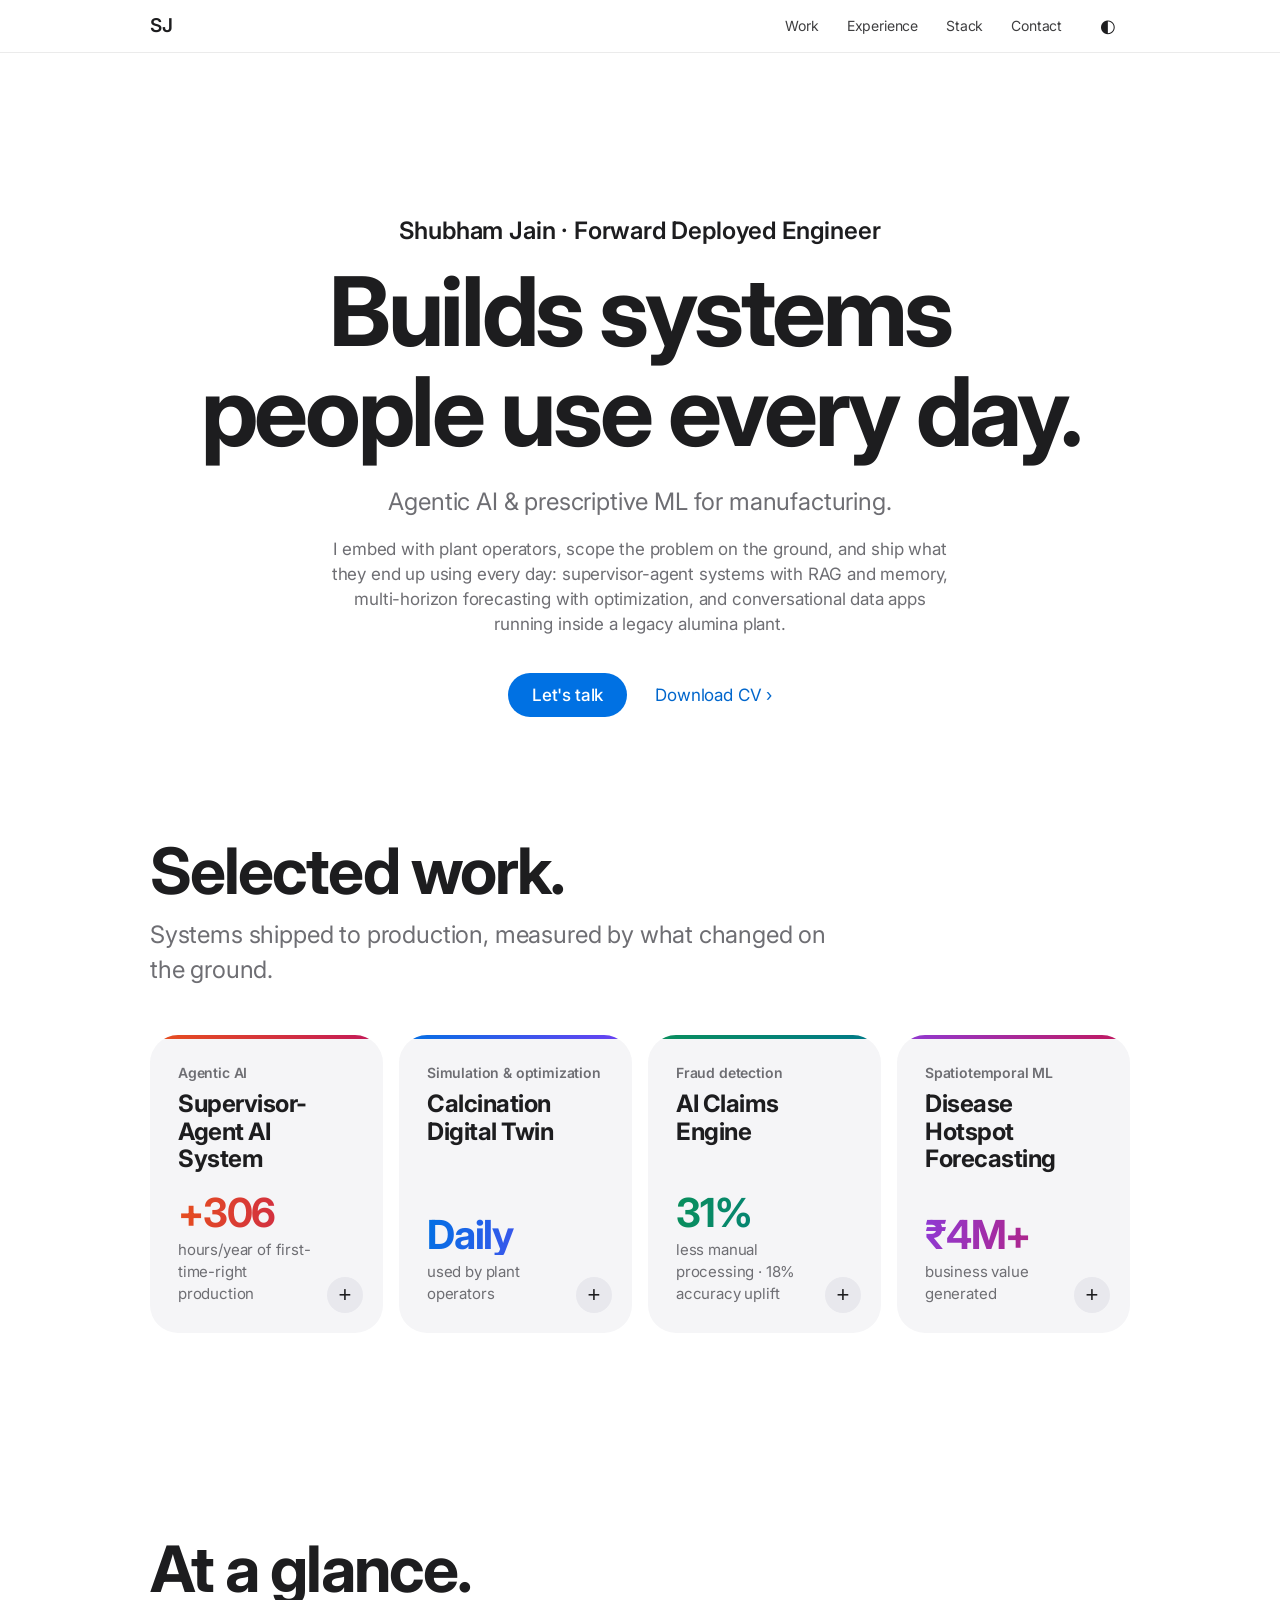
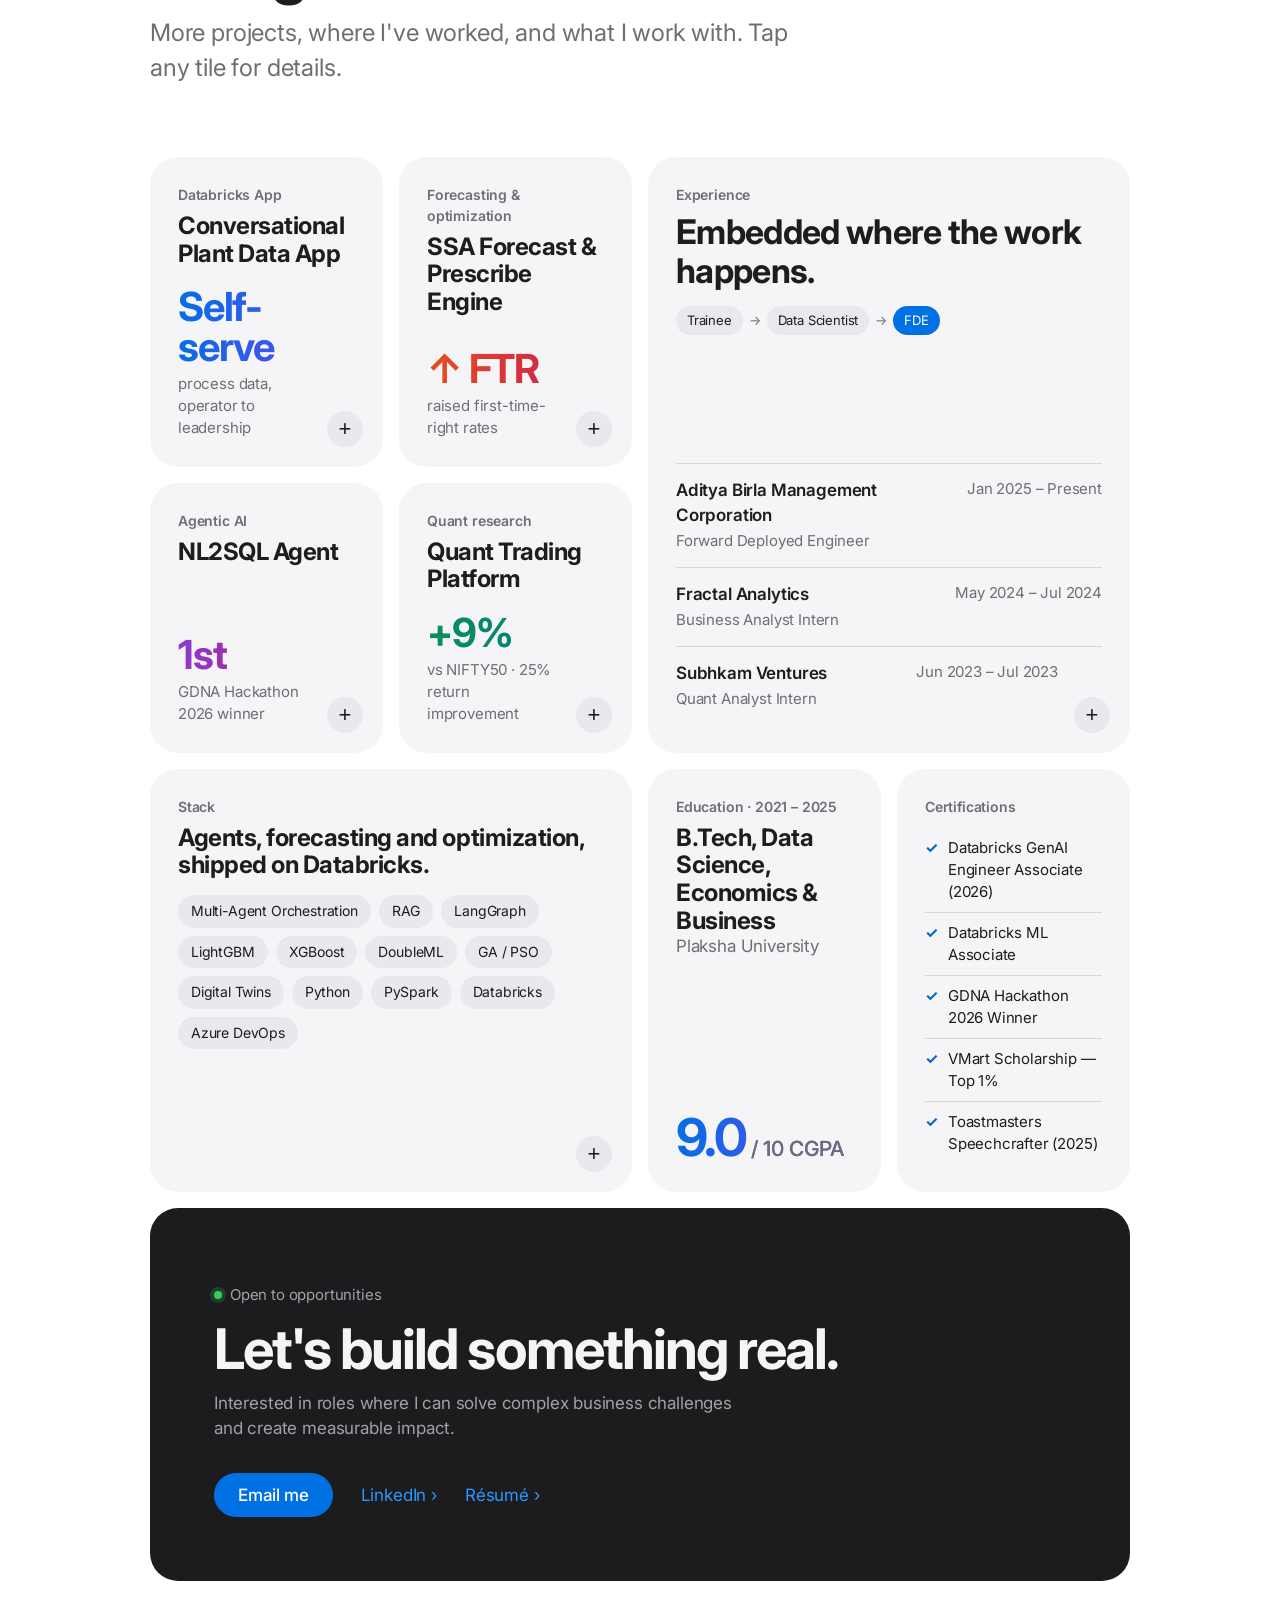
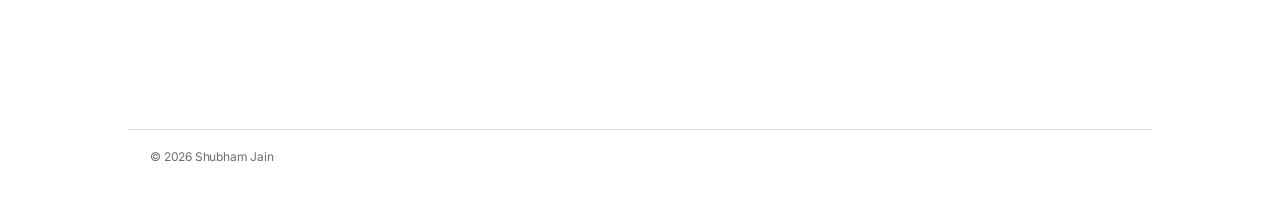
<file: index.html>
<!DOCTYPE html>
<html lang="en">
<head>
<meta charset="UTF-8">
<meta name="viewport" content="width=device-width, initial-scale=1.0">
<meta name="color-scheme" content="light dark">
<meta name="theme-color" content="#ffffff" media="(prefers-color-scheme: light)">
<meta name="theme-color" content="#000000" media="(prefers-color-scheme: dark)">
<title>Shubham Jain — Forward Deployed Engineer</title>
<meta name="description" content="Shubham Jain, Forward Deployed Engineer building production agentic AI and prescriptive ML for heavy manufacturing: supervisor-agent systems, digital twins, and forecasting with optimization.">
<link rel="canonical" href="https://superbham26.github.io/portfolio/">

<!-- Social previews (LinkedIn, Slack, X, WhatsApp) -->
<meta property="og:type" content="website">
<meta property="og:url" content="https://superbham26.github.io/portfolio/">
<meta property="og:site_name" content="Shubham Jain">
<meta property="og:title" content="Shubham Jain — Forward Deployed Engineer">
<meta property="og:description" content="Production agentic AI and prescriptive ML for heavy manufacturing, built on the plant floor with operators.">
<meta property="og:image" content="https://superbham26.github.io/portfolio/assets/og-image.png">
<meta property="og:image:width" content="1200">
<meta property="og:image:height" content="630">
<meta property="og:image:alt" content="Shubham Jain, Forward Deployed Engineer: builds systems people use every day.">
<meta name="twitter:card" content="summary_large_image">

<link rel="icon" href="data:image/svg+xml,%3Csvg xmlns='http://www.w3.org/2000/svg' viewBox='0 0 64 64'%3E%3Crect width='64' height='64' rx='14' fill='%230071e3'/%3E%3Ctext x='32' y='44' font-family='Arial Black,Arial,sans-serif' font-weight='900' font-size='30' text-anchor='middle' fill='%23ffffff'%3ESJ%3C/text%3E%3C/svg%3E">
<link rel="apple-touch-icon" href="assets/apple-touch-icon.png">

<script type="application/ld+json">
{
    "@context": "https://schema.org",
    "@type": "Person",
    "name": "Shubham Jain",
    "jobTitle": "Forward Deployed Engineer",
    "url": "https://superbham26.github.io/portfolio/",
    "image": "https://superbham26.github.io/portfolio/assets/og-image.png",
    "sameAs": ["https://www.linkedin.com/in/shubham-jain26"],
    "worksFor": { "@type": "Organization", "name": "Aditya Birla Management Corporation" },
    "alumniOf": { "@type": "CollegeOrUniversity", "name": "Plaksha University" },
    "knowsAbout": ["Agentic AI", "Retrieval-augmented generation", "Forecasting", "Optimization", "Digital twins", "Databricks"]
}
</script>

<link rel="preconnect" href="https://fonts.googleapis.com">
<link rel="preconnect" href="https://fonts.gstatic.com" crossorigin>
<link href="https://fonts.googleapis.com/css2?family=Inter:wght@400;500;600;700&display=swap" rel="stylesheet">
<link rel="stylesheet" href="css/styles.css">
<script src="js/init.js"></script>
</head>
<body>
<a class="skip" href="#main">Skip to content</a>

<header class="nav">
    <div class="nav-inner">
        <a class="brand" href="#top" id="brand">SJ</a>
        <nav aria-label="Primary">
            <ul id="navLinks">
                <li><a href="#work">Work</a></li>
                <li><a href="#about">Experience</a></li>
                <li><a href="#stack">Stack</a></li>
                <li><a href="#contact">Contact</a></li>
            </ul>
        </nav>
        <div class="nav-actions">
            <button class="icon-btn" id="themeToggle" type="button">◐</button>
            <button class="icon-btn menu-btn" id="menuBtn" type="button" aria-label="Menu" aria-expanded="false" aria-controls="navLinks">☰</button>
        </div>
    </div>
</header>

<main id="main">
    <!-- Story intro -->
    <section class="hero" id="top">
        <div class="wrap">
            <p class="eyebrow" id="heroEyebrow">Shubham Jain · Forward Deployed Engineer</p>
            <h1 class="reveal">Builds systems<br>people use every day.</h1>
            <p class="tagline reveal" id="heroTagline">Agentic AI &amp; prescriptive ML for manufacturing.</p>
            <p class="pitch reveal" id="heroPitch">I embed with plant operators, scope the problem on the ground, and ship what they end up using every day: supervisor-agent systems with RAG and memory, multi-horizon forecasting with optimization, and conversational data apps running inside a legacy alumina plant.</p>
            <div class="actions center reveal">
                <a class="btn" href="#contact">Let's talk</a>
                <a class="link" id="cvLink" href="resume.pdf" download="Shubham_Jain_Resume.pdf">Download CV ›</a>
            </div>
        </div>
    </section>

    <section id="work">
        <div class="wrap section-head">
            <h2 class="section-title reveal">Selected work.</h2>
            <p class="section-sub reveal">Systems shipped to production, measured by what changed on the ground.</p>
            <div class="work-index reveal">
                <article class="tile openable index-card g1">
                    <p class="kicker">Agentic AI</p>
                    <h3>Supervisor-Agent AI System</h3>
                    <div class="grow"><div class="fig g1"><span aria-hidden="true" data-count="400" data-pre="+" data-suf="">+400</span><span class="sr-only">+400</span></div><p class="fig-label">hours/year of first-time-right production</p></div>
                    <button class="tile-open" type="button" data-open="project:0" aria-label="Open details: Supervisor-Agent AI System" aria-haspopup="dialog">+</button>
                </article>
                <article class="tile openable index-card g2">
                    <p class="kicker">Simulation &amp; optimization</p>
                    <h3>Calcination Digital Twin</h3>
                    <div class="grow"><div class="fig g2">Daily</div><p class="fig-label">used by plant operators</p></div>
                    <button class="tile-open" type="button" data-open="project:1" aria-label="Open details: Calcination Digital Twin" aria-haspopup="dialog">+</button>
                </article>
                <article class="tile openable index-card g3">
                    <p class="kicker">Fraud detection</p>
                    <h3>AI Claims Engine</h3>
                    <div class="grow"><div class="fig g3"><span aria-hidden="true" data-count="40" data-pre="" data-suf="%">40%</span><span class="sr-only">40%</span></div><p class="fig-label">less manual processing · 18% accuracy uplift</p></div>
                    <button class="tile-open" type="button" data-open="project:2" aria-label="Open details: AI Claims Engine" aria-haspopup="dialog">+</button>
                </article>
                <article class="tile openable index-card g4">
                    <p class="kicker">Spatiotemporal ML</p>
                    <h3>Disease Hotspot Forecasting</h3>
                    <div class="grow"><div class="fig g4"><span aria-hidden="true" data-count="5" data-pre="₹" data-suf="M+">₹5M+</span><span class="sr-only">₹5M+</span></div><p class="fig-label">business value generated</p></div>
                    <button class="tile-open" type="button" data-open="project:3" aria-label="Open details: Disease Hotspot Forecasting" aria-haspopup="dialog">+</button>
                </article>
            </div>
        </div>
    </section>

    <!-- Bento body -->
    <section id="about" aria-labelledby="aboutTitle">
        <div class="wrap section-head">
            <h2 class="section-title reveal" id="aboutTitle">At a glance.</h2>
            <p class="section-sub reveal">More projects, where I've worked, and what I work with. Tap any tile for details.</p>
        </div>
        <div class="bento" id="bento">
                <article class="tile openable reveal">
                    <p class="kicker">Databricks App</p>
                    <h3>Conversational Plant Data App</h3>
                    <div class="grow"><div class="fig g2">Self-serve</div><p class="fig-label">process data, operator to leadership</p></div>
                    <button class="tile-open" type="button" data-open="project:4" aria-label="Open details: Conversational Plant Data App" aria-haspopup="dialog">+</button>
                </article>
                <article class="tile openable reveal">
                    <p class="kicker">Forecasting &amp; optimization</p>
                    <h3>SSA Forecast &amp; Prescribe Engine</h3>
                    <div class="grow"><div class="fig g1">↑ FTR</div><p class="fig-label">raised first-time-right rates</p></div>
                    <button class="tile-open" type="button" data-open="project:5" aria-label="Open details: SSA Forecast &amp; Prescribe Engine" aria-haspopup="dialog">+</button>
                </article>
            <article class="tile openable xp w2 h2 reveal">
                <p class="kicker">Experience</p>
                <h3>Embedded where the work happens.</h3>
                <div class="path" aria-label="Career path"><span>Trainee</span><i aria-hidden='true'>→</i><span>Data Scientist</span><i aria-hidden='true'>→</i><span>FDE</span></div>
                <ul class="xp-list grow">
                    <li><div><b>Aditya Birla Management Corporation</b><span>Forward Deployed Engineer</span></div><span>Jan 2025 – Present</span></li><li><div><b>Fractal Analytics</b><span>Business Analyst Intern</span></div><span>May 2024 – Jul 2024</span></li><li><div><b>Subhkam Ventures</b><span>Quant Analyst Intern</span></div><span>Jun 2023 – Jul 2023</span></li>
                </ul>
                <button class="tile-open" type="button" data-open="experience" aria-label="Open full experience timeline" aria-haspopup="dialog">+</button>
            </article>
                <article class="tile openable reveal">
                    <p class="kicker">Agentic AI</p>
                    <h3>NL2SQL Agent</h3>
                    <div class="grow"><div class="fig g4">1st</div><p class="fig-label">GDNA Hackathon 2026 winner</p></div>
                    <button class="tile-open" type="button" data-open="project:6" aria-label="Open details: NL2SQL Agent" aria-haspopup="dialog">+</button>
                </article>
                <article class="tile openable reveal">
                    <p class="kicker">Quant research</p>
                    <h3>Quant Trading Platform</h3>
                    <div class="grow"><div class="fig g3"><span aria-hidden="true" data-count="15" data-pre="+" data-suf="%">+15%</span><span class="sr-only">+15%</span></div><p class="fig-label">vs NIFTY50 · 25% return improvement</p></div>
                    <button class="tile-open" type="button" data-open="project:7" aria-label="Open details: Quant Trading Platform" aria-haspopup="dialog">+</button>
                </article>
            <article class="tile openable w2 reveal" id="stack">
                <p class="kicker">Stack</p>
                <h3>Agents, forecasting and optimization, shipped on Databricks.</h3>
                <div class="chips"><span class="chip">Multi-Agent Orchestration</span><span class="chip">RAG</span><span class="chip">LangGraph</span><span class="chip">LightGBM</span><span class="chip">XGBoost</span><span class="chip">DoubleML</span><span class="chip">GA / PSO</span><span class="chip">Digital Twins</span><span class="chip">Python</span><span class="chip">PySpark</span><span class="chip">Databricks</span><span class="chip">Azure DevOps</span></div>
                <button class="tile-open" type="button" data-open="skills" aria-label="Open full tech stack" aria-haspopup="dialog">+</button>
            </article>
            <article class="tile edu reveal">
                <p class="kicker">Education · 2021 – 2025</p>
                <h3>B.Tech, Data Science, Economics &amp; Business</h3>
                <p class="muted">Plaksha University</p>
                <div class="grow fig g2">9.0<span class="unit"> / 10 CGPA</span></div>
            </article>
            <article class="tile reveal">
                <p class="kicker">Certifications</p>
                <ul class="certs"><li>Databricks GenAI Engineer Associate (2026)</li><li>Databricks ML Associate</li><li>GDNA Hackathon 2026 Winner</li><li>VMart Scholarship — Top 1%</li><li>Toastmasters Speechcrafter (2025)</li></ul>
            </article>
            <section class="tile contact on-dark w4 reveal" id="contact" aria-labelledby="contactTitle">
                <div>
                    <p class="status">Open to opportunities</p>
                    <h2 id="contactTitle">Let's build something real.</h2>
                    <p>Interested in roles where I can solve complex business challenges and create measurable impact.</p>
                </div>
                <div class="actions">
                    <a class="btn" href="mailto:shubhamajay2@gmail.com">Email me</a>
                    <a class="link" href="https://www.linkedin.com/in/shubham-jain26" target="_blank" rel="noopener noreferrer">LinkedIn ›</a>
                    <a class="link" href="resume.pdf" download="Shubham_Jain_Resume.pdf">Résumé ›</a>
                </div>
            </section>
        </div>
    </section>
    <!-- Detail content: shown in the sheet with JS, listed in full without it -->
    <section class="details wrap" aria-label="Details">
        <article class="sheet-body" data-detail="project:0">
            <p class="kicker">Agentic AI</p>
            <h2>Supervisor-Agent AI System</h2>
            <div class="fig g1"><span aria-hidden="true" data-count="400" data-pre="+" data-suf="">+400</span><span class="sr-only">+400</span></div>
            <p class="fig-label">hours/year of first-time-right production</p>
            <p class="lead">One agent that routes every plant question to the right tool, and remembers the answer.</p>
            <div class="sheet-section"><p>Supervisor-agent architecture with intent classification and tool routing across RAG (Databricks Vector Search), Genie Spaces, and model endpoints, backed by session and long-term memory on Lakebase. Replaced manual analyst intervention in plant decision workflows.</p></div>
            <p class="plain">A middle manager for AI agents, except it actually delegates well. Analysts got their afternoons back.</p>
            <div class="chips"><span class="chip">RAG</span><span class="chip">Vector Search</span><span class="chip">Genie Spaces</span><span class="chip">Lakebase memory</span></div>
        </article>
        <article class="sheet-body" data-detail="project:1">
            <p class="kicker">Simulation &amp; optimization</p>
            <h2>Calcination Digital Twin</h2>
            <div class="fig g2">Daily</div>
            <p class="fig-label">used by plant operators</p>
            <p class="lead">A virtual calciner that tries every trade-off first, so the real plant doesn't have to.</p>
            <div class="sheet-section"><p>Analytics layer of a calcination digital twin, built end to end: high-frequency sensor data fused with ML models for simulation-based optimization across production, quality, and energy trade-offs.</p></div>
            <p class="plain">Moved into an alumina plant for weeks, learned to speak fluent operator, then built the plant a helpful twin.</p>
            <div class="chips"><span class="chip">Sensor fusion</span><span class="chip">ML models</span><span class="chip">Simulation</span><span class="chip">Multi-objective</span></div>
        </article>
        <article class="sheet-body" data-detail="project:2">
            <p class="kicker">Fraud detection</p>
            <h2>AI Claims Engine</h2>
            <div class="fig g3"><span aria-hidden="true" data-count="40" data-pre="" data-suf="%">40%</span><span class="sr-only">40%</span></div>
            <p class="fig-label">less manual processing · 18% accuracy uplift</p>
            <p class="lead">Flags suspicious insurance claims before an investigator has to dig.</p>
            <div class="sheet-section"><p>LLM-SLM-XGBoost hybrid for insurance claims fraud detection, designed, trained, and deployed end to end. Language models handle document understanding and feed an XGBoost fraud classifier.</p></div>
            <p class="plain">Taught AI to read insurance claims like a skeptical detective.</p>
            <div class="chips"><span class="chip">Fraud detection</span><span class="chip">Document understanding</span><span class="chip">End-to-end deployment</span></div>
        </article>
        <article class="sheet-body" data-detail="project:3">
            <p class="kicker">Spatiotemporal ML</p>
            <h2>Disease Hotspot Forecasting</h2>
            <div class="fig g4"><span aria-hidden="true" data-count="5" data-pre="₹" data-suf="M+">₹5M+</span><span class="sr-only">₹5M+</span></div>
            <p class="fig-label">business value generated</p>
            <p class="lead">Multi-week risk forecasts that flag outbreaks before they happen.</p>
            <div class="sheet-section"><p>Spatiotemporal ML model for early disease hotspot detection, built on geospatial and time-series feature engineering, delivering multi-week risk forecasts for proactive underwriting.</p></div>
            <p class="plain">A crystal ball for disease outbreaks. No magic involved, just spatiotemporal ML.</p>
            <div class="chips"><span class="chip">Geospatial</span><span class="chip">Time series</span><span class="chip">Feature engineering</span></div>
        </article>
        <article class="sheet-body" data-detail="project:4">
            <p class="kicker">Databricks App</p>
            <h2>Conversational Plant Data App</h2>
            <div class="fig g2">Self-serve</div>
            <p class="fig-label">process data, operator to leadership</p>
            <p class="lead">Operators ask in plain English; leadership gets its own view.</p>
            <div class="sheet-section"><p>Databricks App (Streamlit/React) for conversational querying of process data, with role-based operator and leadership views, a KPI hierarchy (FTR, throughput), optimization prescriptions, alerting, and data-quality pages.</p></div>
            <p class="plain">Plant data, but you can just talk to it. Nobody has to pretend they understand the other's dashboard anymore.</p>
            <div class="chips"><span class="chip">Databricks Apps</span><span class="chip">Streamlit</span><span class="chip">React</span><span class="chip">KPI hierarchy</span></div>
        </article>
        <article class="sheet-body" data-detail="project:5">
            <p class="kicker">Forecasting &amp; optimization</p>
            <h2>SSA Forecast &amp; Prescribe Engine</h2>
            <div class="fig g1">↑ FTR</div>
            <p class="fig-label">raised first-time-right rates</p>
            <p class="lead">Forecasts, evolutionary search and causal ML, with a prescription-vs-actual scorecard.</p>
            <div class="sheet-section"><p>Multi-horizon forecasting and prescriptive optimization for Specific Surface Area (SSA) in calcination: LightGBM forecasts paired with GA/PSO search and DoubleML causal estimates, with prescription-vs-actual tracking.</p></div>
            <p class="plain">Forecasting, plus a swarm of particles, plus a little Darwinian evolution, with causal ML as the designated adult.</p>
            <div class="chips"><span class="chip">LightGBM</span><span class="chip">GA / PSO</span><span class="chip">DoubleML</span></div>
        </article>
        <article class="sheet-body" data-detail="project:6">
            <p class="kicker">Agentic AI</p>
            <h2>NL2SQL Agent</h2>
            <div class="fig g4">1st</div>
            <p class="fig-label">GDNA Hackathon 2026 winner</p>
            <p class="lead">Business teams query data conversationally, without SQL.</p>
            <div class="sheet-section"><p>Natural-language-to-SQL agent that lets business teams query data conversationally, without writing SQL or waiting on an analyst.</p></div>
            <p class="plain">SQL is a love language most business teams don't speak. So I built an agent that translates.</p>
            <div class="chips"><span class="chip">LLM agent</span><span class="chip">SQL</span></div>
        </article>
        <article class="sheet-body" data-detail="project:7">
            <p class="kicker">Quant research</p>
            <h2>Quant Trading Platform</h2>
            <div class="fig g3"><span aria-hidden="true" data-count="15" data-pre="+" data-suf="%">+15%</span><span class="sr-only">+15%</span></div>
            <p class="fig-label">vs NIFTY50 · 25% return improvement</p>
            <p class="lead">Momentum strategies across 1,100+ equities.</p>
            <div class="sheet-section"><p>Proprietary momentum-based trading algorithms with a systematic backtesting framework, plus portfolio optimization and risk management across a large equity universe.</p></div>
            <p class="plain">Math beats gut feeling every time.</p>
            <div class="chips"><span class="chip">Momentum</span><span class="chip">Backtesting</span><span class="chip">Portfolio optimization</span></div>
        </article>
        <article class="sheet-body" data-detail="experience">
            <p class="kicker">Experience</p>
            <h2>Where I've worked.</h2>
                <div class="sheet-section">
                    <h3>Aditya Birla Management Corporation</h3>
                    <p class="meta">Group Data &amp; Analytics · Bengaluru · Jan 2025 – Present</p>
                        <div class="role">
                            <h4>Forward Deployed Engineer <span>· Jan 2026 – Present</span></h4>
                            <ul><li>Embedded with plant operators for weeks to scope the problem on the ground, then led the analytics layer of a calcination digital twin end to end across production, quality, and energy trade-offs; operators now use it daily.</li><li>Architected and deployed a supervisor-agent system with intent classification and tool routing across RAG, Genie Spaces, and model endpoints, with session and long-term memory on Lakebase; adds 400 hours/year of first-time-right production.</li><li>Shipped a Databricks App for conversational querying of process data with role-based views, a KPI hierarchy, optimization prescriptions, alerting, and data-quality pages.</li><li>Sole owner of the stakeholder chain from plant operator to CEO, including adoption after go-live.</li></ul>
                        </div>
                        <div class="role">
                            <h4>Management Trainee, Data Scientist <span>· Jul 2025 – Jan 2026</span></h4>
                            <ul><li>Built a multi-horizon forecasting and prescriptive optimization engine for SSA in calcination (LightGBM + GA/PSO + DoubleML) with prescription-vs-actual tracking.</li><li>Shipped an LLM-SLM-XGBoost hybrid for claims fraud detection: 18% accuracy uplift, 40% less manual processing time.</li><li>Built a spatiotemporal disease-hotspot model delivering multi-week risk forecasts worth ₹5M+ in business value.</li></ul>
                        </div>
                        <div class="role">
                            <h4>Data &amp; Analytics Trainee <span>· Jan 2025 – Jun 2025</span></h4>
                            <ul><li>Fine-tuned a small language model on plant terminology for low-latency, domain-specific operations queries.</li><li>Built an OPC UA connector streaming live sensor data from 4+ lines into PostgreSQL via Databricks/PySpark, with CI on Azure DevOps.</li></ul>
                        </div>
                </div>
                <div class="sheet-section">
                    <h3>Fractal Analytics</h3>
                    <p class="meta">Bengaluru · May 2024 – Jul 2024</p>
                        <div class="role">
                            <h4>Business Analyst Intern</h4>
                            <ul><li>Translated B2B campaign data into predictive and clustering models with client stakeholders, driving a 10% lift in lead conversion for a high-value cohort.</li><li>Designed and ran A/B tests to isolate high-impact customer segments across multiple touchpoints.</li></ul>
                        </div>
                </div>
                <div class="sheet-section">
                    <h3>Subhkam Ventures</h3>
                    <p class="meta">Mumbai · Jun 2023 – Jul 2023</p>
                        <div class="role">
                            <h4>Quant Analyst Intern</h4>
                            <ul><li>Formulated quantitative strategies using moving averages and momentum indicators, achieving 15% outperformance against NIFTY50.</li><li>Deployed optimization models that raised returns by 25% on a diversified portfolio of 1,100+ cash stocks.</li></ul>
                        </div>
                </div>
        </article>
        <article class="sheet-body" data-detail="skills">
            <p class="kicker">Stack</p>
            <h2>Full tech stack.</h2>
                <div class="sheet-section">
                    <h3>GenAI &amp; Agentic AI</h3>
                    <div class="chips"><span class="chip">Supervisor/Multi-Agent Orchestration</span><span class="chip">Intent Classification &amp; Tool Routing</span><span class="chip">RAG</span><span class="chip">Databricks Genie Spaces</span><span class="chip">Session/Long-Term Memory (Lakebase)</span><span class="chip">SLM Fine-Tuning</span><span class="chip">Prompt Engineering</span><span class="chip">LLM Evaluation</span><span class="chip">LangChain</span><span class="chip">LangGraph</span><span class="chip">Semantic Search</span></div>
                </div>
                <div class="sheet-section">
                    <h3>Machine Learning</h3>
                    <div class="chips"><span class="chip">Multi-Horizon Forecasting</span><span class="chip">LightGBM</span><span class="chip">XGBoost</span><span class="chip">Spatiotemporal Modeling</span><span class="chip">Feature Engineering</span><span class="chip">Causal Inference (DoubleML)</span><span class="chip">SHAP</span><span class="chip">A/B Testing</span><span class="chip">MLflow</span><span class="chip">Champion/Challenger</span></div>
                </div>
                <div class="sheet-section">
                    <h3>Optimization &amp; Simulation</h3>
                    <div class="chips"><span class="chip">Genetic Algorithms</span><span class="chip">Particle Swarm Optimization</span><span class="chip">Prescriptive Analytics</span><span class="chip">Digital Twins</span><span class="chip">Constraint Optimization</span></div>
                </div>
                <div class="sheet-section">
                    <h3>Languages &amp; Data</h3>
                    <div class="chips"><span class="chip">Python</span><span class="chip">Pandas</span><span class="chip">NumPy</span><span class="chip">Scikit-learn</span><span class="chip">PyTorch</span><span class="chip">SQL</span><span class="chip">PySpark</span><span class="chip">PostgreSQL</span><span class="chip">OPC UA</span></div>
                </div>
                <div class="sheet-section">
                    <h3>Platforms &amp; Delivery</h3>
                    <div class="chips"><span class="chip">Databricks</span><span class="chip">Databricks Apps (Streamlit/React)</span><span class="chip">Azure DevOps</span><span class="chip">Git</span><span class="chip">AWS</span><span class="chip">Power BI</span></div>
                </div>
        </article>
    </section>
</main>

<footer>
    <div class="wrap">
        <span>© <span id="year">2026</span> Shubham Jain</span>
    </div>
</footer>

<dialog class="sheet" id="sheet" aria-labelledby="sheetTitle">
    <div class="sheet-inner">
        <div class="sheet-head">
            <span class="grabber" aria-hidden="true"></span>
            <button class="icon-btn" id="sheetClose" type="button" aria-label="Close">✕</button>
        </div>
        <div class="sheet-body" id="sheetBody"></div>
    </div>
</dialog>

<script src="js/main.js"></script>
</body>
</html>
</file>
<file: css/styles.css>
/* ---------- Tokens ---------- */
:root {
    --bg: #ffffff;
    --bg-alt: #f5f5f7;
    --tile: #f5f5f7;
    --tile-2: #e8e8ed;
    --text: #1d1d1f;
    --text-2: #6e6e73;
    --hair: rgba(0, 0, 0, 0.12);
    --accent: #0071e3;
    --accent-text: #0066cc;
    --glass: rgba(255, 255, 255, 0.72);
    --glass-border: rgba(0, 0, 0, 0.08);
    --lift: 0 18px 40px rgba(0, 0, 0, 0.08);
    --g1: linear-gradient(100deg, #e8501c, #c2185b);
    --g2: linear-gradient(100deg, #0071e3, #6e3ff3);
    --g3: linear-gradient(100deg, #0a8f5b, #00798a);
    --g4: linear-gradient(100deg, #8e3ad6, #c2185b);
    --font: -apple-system, BlinkMacSystemFont, "SF Pro Display", "SF Pro Text", Inter, "Helvetica Neue", Arial, sans-serif;
}
:root[data-theme="dark"], .on-dark {
    --bg: #000000;
    --bg-alt: #161617;
    --tile: #1c1c1e;
    --tile-2: #2c2c2e;
    --text: #f5f5f7;
    --text-2: #a1a1a6;
    --hair: rgba(255, 255, 255, 0.16);
    --accent-text: #2997ff;
    --glass: rgba(22, 22, 23, 0.72);
    --glass-border: rgba(255, 255, 255, 0.1);
    --lift: 0 18px 40px rgba(0, 0, 0, 0.5);
    --g1: linear-gradient(100deg, #ff7a45, #ff4f8b);
    --g2: linear-gradient(100deg, #2997ff, #a07bff);
    --g3: linear-gradient(100deg, #30d158, #40c8e0);
    --g4: linear-gradient(100deg, #bf5af2, #ff4f8b);
}
@media (prefers-color-scheme: dark) {
    :root:not([data-theme="light"]) {
        --bg: #000000;
        --bg-alt: #161617;
        --tile: #1c1c1e;
        --tile-2: #2c2c2e;
        --text: #f5f5f7;
        --text-2: #a1a1a6;
        --hair: rgba(255, 255, 255, 0.16);
        --accent-text: #2997ff;
        --glass: rgba(22, 22, 23, 0.72);
        --glass-border: rgba(255, 255, 255, 0.1);
        --lift: 0 18px 40px rgba(0, 0, 0, 0.5);
        --g1: linear-gradient(100deg, #ff7a45, #ff4f8b);
        --g2: linear-gradient(100deg, #2997ff, #a07bff);
        --g3: linear-gradient(100deg, #30d158, #40c8e0);
        --g4: linear-gradient(100deg, #bf5af2, #ff4f8b);
    }
}
@media (prefers-contrast: more) {
    :root, :root[data-theme="dark"], .on-dark { --hair: currentColor; }
    :root:not([data-theme="dark"]) { --text-2: #3a3a3c; }
    :root[data-theme="dark"], .on-dark { --text-2: #d1d1d6; }
    .tile { outline: 1px solid var(--text); }
}

/* ---------- Base ---------- */
* { box-sizing: border-box; margin: 0; padding: 0; }
html { scroll-behavior: smooth; scroll-padding-top: 64px; }
body {
    font-family: var(--font);
    font-size: 17px;
    line-height: 1.47;
    letter-spacing: -0.01em;
    background: var(--bg);
    color: var(--text);
    -webkit-font-smoothing: antialiased;
}
body:has(dialog[open]) { overflow: hidden; }
a { color: var(--accent-text); text-decoration: none; }
a:hover { text-decoration: underline; }
ul { list-style: none; }
:focus-visible { outline: 3px solid var(--accent); outline-offset: 3px; border-radius: 6px; }
.wrap { max-width: 1024px; margin: 0 auto; padding: 0 22px; }
.on-dark { background: var(--bg); color: var(--text); }
.muted { color: var(--text-2); }
.skip { position: absolute; left: -9999px; }
.skip:focus { left: 16px; top: 12px; z-index: 100; background: var(--bg); padding: 8px 14px; border-radius: 8px; }
.sr-only { position: absolute; width: 1px; height: 1px; overflow: hidden; clip: rect(0 0 0 0); white-space: nowrap; }

/* ---------- Glass nav (functional layer only) ---------- */
.nav {
    position: sticky; top: 0; z-index: 50;
    background: var(--glass);
    -webkit-backdrop-filter: blur(24px) saturate(1.4);
    backdrop-filter: blur(24px) saturate(1.4);
    border-bottom: 1px solid var(--glass-border);
}
@supports not ((backdrop-filter: blur(1px)) or (-webkit-backdrop-filter: blur(1px))) { .nav { background: var(--bg); } }
@media (prefers-reduced-transparency: reduce) { .nav { background: var(--bg); -webkit-backdrop-filter: none; backdrop-filter: none; } }
@media (prefers-contrast: more) { .nav { background: var(--bg); border-bottom-color: var(--text); } }
.nav-inner { max-width: 1024px; margin: 0 auto; padding: 0 22px; height: 52px; display: flex; align-items: center; gap: 24px; }
.brand { font-weight: 600; font-size: 19px; color: var(--text); letter-spacing: -0.02em; }
.brand:hover { text-decoration: none; }
.nav nav { margin-left: auto; }
.nav ul { display: flex; gap: 28px; }
.nav ul a { color: var(--text); font-size: 14px; opacity: 0.85; display: inline-flex; align-items: center; min-height: 44px; }
.nav ul a:hover { opacity: 1; text-decoration: none; }
.icon-btn {
    width: 44px; height: 44px; border: 0; background: transparent; color: var(--text);
    font-size: 18px; cursor: pointer; border-radius: 50%; flex: none;
}
.icon-btn:hover { background: var(--hair); }
.menu-btn { display: none; }

/* ---------- Buttons ---------- */
.actions { display: flex; flex-wrap: wrap; gap: 14px 28px; align-items: center; }
.center { justify-content: center; }
.btn {
    display: inline-flex; align-items: center; justify-content: center; min-height: 44px;
    padding: 0 24px; border-radius: 980px; background: var(--accent); color: #fff;
    font-size: 17px; font-weight: 500; border: 0; cursor: pointer;
}
.btn:hover { text-decoration: none; filter: brightness(1.08); }
.link {
    display: inline-flex; align-items: center; gap: 4px; min-height: 44px;
    color: var(--accent-text); font-size: 17px; background: none; border: 0; cursor: pointer; font-family: inherit;
}

/* ---------- Gradient figures (signature) ---------- */
.fig { font-weight: 700; letter-spacing: -0.03em; line-height: 1; color: var(--text); }
@supports ((-webkit-background-clip: text) or (background-clip: text)) {
    .fig { -webkit-background-clip: text; background-clip: text; -webkit-text-fill-color: transparent; }
    .fig.g1 { background-image: var(--g1); }
    .fig.g2 { background-image: var(--g2); }
    .fig.g3 { background-image: var(--g3); }
    .fig.g4 { background-image: var(--g4); }
}
@media (prefers-contrast: more) { .fig { background: none !important; -webkit-text-fill-color: currentColor; } }
.fig .unit { font-size: 0.4em; font-weight: 500; letter-spacing: 0; color: var(--text-2); -webkit-text-fill-color: currentColor; }

/* ---------- Story: hero ---------- */
.hero { text-align: center; padding: clamp(88px, 14vw, 160px) 0 clamp(72px, 10vw, 120px); }
.hero .eyebrow { font-size: clamp(19px, 2.2vw, 24px); font-weight: 600; margin-bottom: 14px; }
.hero h1 { font-size: clamp(48px, 8.4vw, 96px); line-height: 1.04; letter-spacing: -0.035em; font-weight: 700; }
.hero .tagline { font-size: clamp(19px, 2.2vw, 24px); color: var(--text-2); margin: 22px auto 0; max-width: 720px; }
.hero .pitch { color: var(--text-2); max-width: 620px; margin: 18px auto 36px; }

/* ---------- Section headings ---------- */
.section-head { padding-block: clamp(80px, 11vw, 130px) clamp(48px, 6vw, 72px); }
.section-title { font-size: clamp(40px, 6vw, 64px); letter-spacing: -0.03em; line-height: 1.06; font-weight: 700; }
.section-sub { color: var(--text-2); font-size: clamp(19px, 2.2vw, 24px); margin-top: 12px; max-width: 680px; }

/* ---------- Work index: featured project tiles ---------- */
#work .section-head { padding-top: 0; }
.work-index { display: grid; grid-template-columns: repeat(4, 1fr); gap: 16px; margin-top: clamp(32px, 5vw, 48px); }
.tile.index-card { min-height: 250px; }
.index-card::before { content: ""; position: absolute; inset: 0 0 auto; height: 4px; }
.index-card.g1::before { background: var(--g1); }
.index-card.g2::before { background: var(--g2); }
.index-card.g3::before { background: var(--g3); }
.index-card.g4::before { background: var(--g4); }

/* ---------- Bento body ---------- */
.bento {
    max-width: 1024px; margin: 0 auto; padding: 0 22px clamp(80px, 10vw, 120px);
    display: grid; grid-template-columns: repeat(4, 1fr); grid-auto-rows: minmax(210px, auto);
    grid-auto-flow: dense; gap: 16px;
}
.tile {
    position: relative; background: var(--tile); border-radius: 28px; padding: 28px;
    display: flex; flex-direction: column; overflow: hidden; isolation: isolate;
    transition: transform 0.35s cubic-bezier(0.2, 0.7, 0.2, 1), box-shadow 0.35s ease;
}
.w2 { grid-column: span 2; }
.w4 { grid-column: span 4; }
.h2 { grid-row: span 2; }
.tile .kicker { font-size: 14px; font-weight: 600; color: var(--text-2); }
.tile h2, .tile h3 { letter-spacing: -0.02em; line-height: 1.15; }
.tile h3 { font-size: 24px; margin-top: 6px; }
.tile .grow { margin-top: auto; }
.tile .fig { font-size: 40px; padding-top: 20px; }
.tile .fig-label { font-size: 15px; color: var(--text-2); margin-top: 6px; }

/* Openable tiles: the whole tile opens the sheet. */
.tile.openable { cursor: pointer; }
.tile.openable:hover { transform: translateY(-4px); box-shadow: var(--lift); }
.tile.openable .fig-label { padding-right: 44px; }
.tile-open {
    position: absolute; right: 20px; bottom: 20px; width: 36px; height: 36px; border-radius: 50%;
    border: 0; background: var(--tile-2); color: var(--text); font-size: 22px; line-height: 1; cursor: pointer;
    display: grid; place-items: center; transition: transform 0.3s ease;
}
.tile-open:focus-visible { outline: none; }
.tile.openable:has(.tile-open:focus-visible) { outline: 3px solid var(--accent); outline-offset: 3px; }
.tile.openable:hover .tile-open { transform: rotate(90deg); }

/* Experience tile */
.xp h3 { font-size: clamp(26px, 3vw, 34px); }
.xp-list { margin-top: 20px; }
.xp-list li { display: flex; justify-content: space-between; gap: 16px; padding: 14px 0; border-top: 1px solid var(--hair); }
.xp-list b { font-weight: 600; display: block; }
.xp-list span { color: var(--text-2); font-size: 15px; white-space: nowrap; }
.xp-list li:last-child { padding-right: 44px; }
.path { display: flex; flex-wrap: wrap; align-items: center; gap: 6px; margin-top: 16px; font-size: 13px; }
.path span { padding: 5px 11px; border-radius: 980px; background: var(--tile-2); }
.path span:last-child { background: var(--accent); color: #fff; }
.path i { font-style: normal; color: var(--text-2); }

/* Chips */
.chips { display: flex; flex-wrap: wrap; gap: 8px; margin-top: 16px; }
.chip { font-size: 14px; padding: 6px 13px; border-radius: 980px; background: var(--tile-2); }

/* Education & certs */
.edu .fig { font-size: 52px; white-space: nowrap; }
.certs { margin-top: 10px; }
.certs li { padding: 9px 0; border-top: 1px solid var(--hair); font-size: 15px; display: flex; gap: 10px; }
.certs li:first-child { border-top: 0; }
.certs li::before { content: "✓"; color: var(--accent-text); font-weight: 700; }

/* Contact */
.contact { padding: clamp(36px, 6vw, 64px); flex-direction: row; align-items: center; justify-content: space-between; gap: 32px; flex-wrap: wrap; }
.contact h2 { font-size: clamp(36px, 5vw, 56px); letter-spacing: -0.035em; line-height: 1.05; }
.contact p { color: var(--text-2); margin-top: 12px; max-width: 520px; }
.status { display: inline-flex; align-items: center; gap: 8px; font-size: 15px; color: var(--text-2); margin-bottom: 14px; }
.status::before { content: ""; width: 8px; height: 8px; border-radius: 50%; background: #30d158; box-shadow: 0 0 0 4px rgba(48, 209, 88, 0.2); }

footer { padding: 28px 0 40px; font-size: 12px; color: var(--text-2); }
footer .wrap { display: flex; justify-content: space-between; gap: 12px; flex-wrap: wrap; border-top: 1px solid var(--hair); padding-top: 18px; }

/* ---------- Sheet ---------- */
dialog.sheet {
    border: 0; padding: 0; margin: auto; color: var(--text); background: var(--bg);
    width: min(680px, calc(100% - 32px)); max-width: 100%; max-height: min(86vh, 880px);
    border-radius: 28px; overflow: auto; overscroll-behavior: contain;
    box-shadow: 0 40px 100px rgba(0, 0, 0, 0.35);
}
dialog.sheet::backdrop { background: rgba(0, 0, 0, 0.35); }
dialog.sheet[open] { animation: pop 0.38s cubic-bezier(0.2, 0.8, 0.2, 1); }
@keyframes pop { from { opacity: 0; transform: translateY(24px) scale(0.97); } }
@keyframes slide-up { from { transform: translateY(100%); } }
.sheet-head {
    position: sticky; top: 0; z-index: 2; display: flex; justify-content: flex-end; padding: 10px 12px;
    background: var(--glass);
    -webkit-backdrop-filter: blur(24px) saturate(1.4);
    backdrop-filter: blur(24px) saturate(1.4);
}
@media (prefers-reduced-transparency: reduce) { .sheet-head { background: var(--bg); -webkit-backdrop-filter: none; backdrop-filter: none; } }
@media (prefers-contrast: more) { .sheet-head { background: var(--bg); border-bottom: 1px solid var(--text); } }
.sheet-head .icon-btn { background: var(--tile); font-size: 16px; }
.grabber { display: none; }
.sheet-body { padding: 0 40px 44px; }
.sheet-body .kicker { font-size: 15px; font-weight: 600; color: var(--text-2); }
.sheet-body h2 { font-size: clamp(30px, 4vw, 40px); letter-spacing: -0.03em; line-height: 1.1; margin-top: 4px; }
.sheet-body .fig { font-size: clamp(64px, 10vw, 96px); margin-top: 28px; }
.sheet-body .fig-label { font-weight: 600; margin-top: 8px; }
.sheet-body .lead { font-size: 21px; color: var(--text-2); margin-top: 24px; }
.sheet-body .chip { background: var(--tile); }
.plain { margin-top: 24px; padding: 18px 20px; border-radius: 16px; background: var(--tile); color: var(--text-2); font-style: italic; }
.sheet-section { margin-top: 32px; padding-top: 24px; border-top: 1px solid var(--hair); }
.sheet-section h3 { font-size: 21px; letter-spacing: -0.015em; }
.sheet-section .meta { color: var(--text-2); font-size: 15px; }
.role { margin-top: 16px; }
.role h4 { font-size: 17px; }
.role h4 span { font-weight: 400; color: var(--text-2); }
.role li { position: relative; padding-left: 18px; color: var(--text-2); margin-top: 8px; }
.role li::before { content: ""; position: absolute; left: 2px; top: 0.7em; width: 6px; height: 6px; border-radius: 50%; background: var(--text-2); }

/* ---------- Details: shown in the sheet with JS, listed in full without it ---------- */
.js .details { display: none; }
.details .sheet-body { padding: 48px 0; border-top: 1px solid var(--hair); }
html:not(.js) [data-open], html:not(.js) .nav-actions { display: none; }

/* ---------- Motion ---------- */
:where(.js) .reveal { opacity: 0; transform: translateY(24px); transition: opacity 0.8s ease, transform 0.8s cubic-bezier(0.2, 0.7, 0.2, 1); }
:where(.js) .reveal.in { opacity: 1; transform: none; }
@media (prefers-reduced-motion: reduce) {
    html { scroll-behavior: auto; }
    :where(.js) .reveal { opacity: 1; transform: none; transition: none; }
    .tile, .tile-open { transition: none; }
    .tile.openable:hover, .tile.openable:hover .tile-open { transform: none; }
    dialog.sheet[open] { animation: none; }
}

/* ---------- Responsive ---------- */
@media (max-width: 1068px) {
    .bento, .work-index { grid-template-columns: repeat(2, 1fr); }
    .w4 { grid-column: span 2; }
}
@media (max-width: 734px) {
    .menu-btn { display: inline-block; }
    .nav ul {
        display: none; position: absolute; top: 52px; left: 0; right: 0;
        flex-direction: column; gap: 0; padding: 8px 22px 16px;
        background: var(--bg); border-bottom: 1px solid var(--hair);
    }
    .nav ul.open { display: flex; }
    .nav ul a { font-size: 21px; width: 100%; border-bottom: 1px solid var(--hair); min-height: 52px; }
    .actions .btn { width: 100%; }

    .bento { grid-template-columns: 1fr; grid-auto-rows: auto; gap: 12px; }
    .work-index { grid-template-columns: 1fr; gap: 12px; }
    .tile.index-card { min-height: 180px; }
    .w2, .w4 { grid-column: span 1; }
    .h2 { grid-row: span 1; }
    .tile { padding: 24px; min-height: 180px; }
    .xp-list li { flex-direction: column; gap: 2px; }
    .contact { flex-direction: column; align-items: flex-start; }

    dialog.sheet { width: 100%; margin: auto 0 0; max-height: 92vh; border-radius: 28px 28px 0 0; }
    dialog.sheet[open] { animation-name: slide-up; }
    .sheet-head { justify-content: space-between; align-items: center; }
    .grabber { display: block; width: 40px; height: 5px; border-radius: 3px; background: var(--hair); margin-left: calc(50% - 32px); }
    .sheet-body { padding: 0 24px 36px; }
}
</file>
